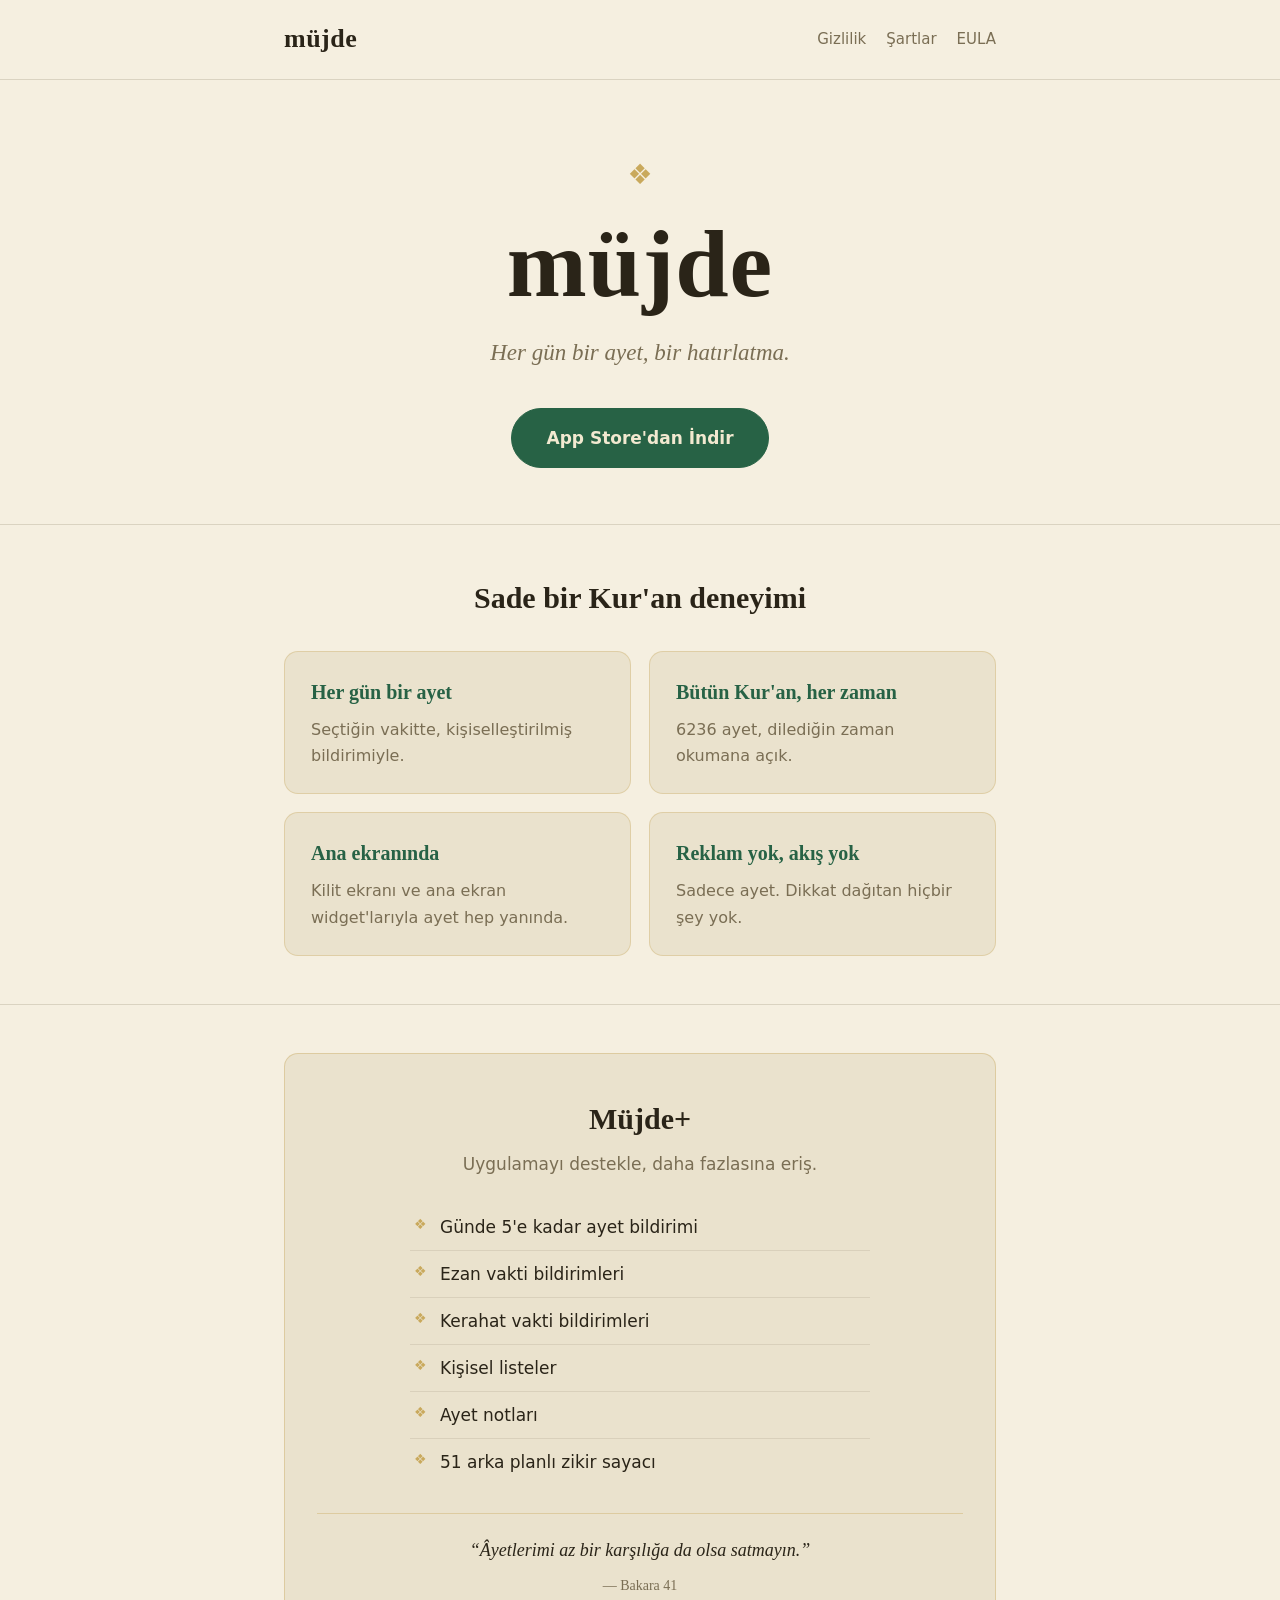
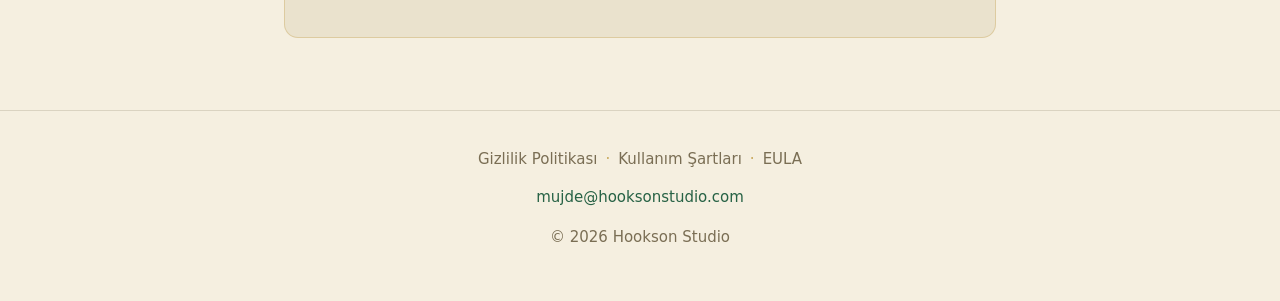
<file: index.html>
<!DOCTYPE html>
<html lang="tr">
<head>
  <meta charset="UTF-8">
  <meta name="viewport" content="width=device-width, initial-scale=1.0">
  <title>Müjde — Her gün bir ayet</title>
  <meta name="description" content="Müjde, her gün seçtiğin vakitte bir ayet hatırlatması gönderen sade bir Kur'an uygulamasıdır. Reklamsız, akışsız, huzurlu.">
  <link rel="stylesheet" href="style.css">
</head>
<body>
  <nav class="site-nav">
    <div class="wrap">
      <a href="index.html" class="wordmark">müjde</a>
      <div class="nav-links">
        <a href="gizlilik.html">Gizlilik</a>
        <a href="sartlar.html">Şartlar</a>
        <a href="eula.html">EULA</a>
      </div>
    </div>
  </nav>

  <header class="hero">
    <div class="wrap">
      <span class="ornament">&#10070;</span>
      <h1>müjde</h1>
      <p class="tagline">Her gün bir ayet, bir hatırlatma.</p>
      <a class="btn" href="https://apps.apple.com/tr/app/mujde/id6746078836">App Store'dan İndir</a>
    </div>
  </header>

  <section class="section-rule">
    <div class="wrap">
      <h2>Sade bir Kur'an deneyimi</h2>
      <div class="features">
        <div class="feature">
          <h3>Her gün bir ayet</h3>
          <p>Seçtiğin vakitte, kişiselleştirilmiş bildirimiyle.</p>
        </div>
        <div class="feature">
          <h3>Bütün Kur'an, her zaman</h3>
          <p>6236 ayet, dilediğin zaman okumana açık.</p>
        </div>
        <div class="feature">
          <h3>Ana ekranında</h3>
          <p>Kilit ekranı ve ana ekran widget'larıyla ayet hep yanında.</p>
        </div>
        <div class="feature">
          <h3>Reklam yok, akış yok</h3>
          <p>Sadece ayet. Dikkat dağıtan hiçbir şey yok.</p>
        </div>
      </div>
    </div>
  </section>

  <section class="section-rule">
    <div class="wrap">
      <div class="premium">
        <h2>Müjde+</h2>
        <p class="sub">Uygulamayı destekle, daha fazlasına eriş.</p>
        <ul>
          <li>Günde 5'e kadar ayet bildirimi</li>
          <li>Ezan vakti bildirimleri</li>
          <li>Kerahat vakti bildirimleri</li>
          <li>Kişisel listeler</li>
          <li>Ayet notları</li>
          <li>51 arka planlı zikir sayacı</li>
        </ul>
        <p class="verse-quote">
          &ldquo;Âyetlerimi az bir karşılığa da olsa satmayın.&rdquo;
          <span class="ref">— Bakara 41</span>
        </p>
      </div>
    </div>
  </section>

  <footer class="site-footer">
    <div class="wrap">
      <div class="footer-links">
        <a href="gizlilik.html">Gizlilik Politikası</a>
        <span class="dot">&middot;</span>
        <a href="sartlar.html">Kullanım Şartları</a>
        <span class="dot">&middot;</span>
        <a href="eula.html">EULA</a>
      </div>
      <p class="footer-contact"><a href="mailto:mujde@hooksonstudio.com">mujde@hooksonstudio.com</a></p>
      <p>&copy; 2026 Hookson Studio</p>
    </div>
  </footer>
</body>
</html>
</file>
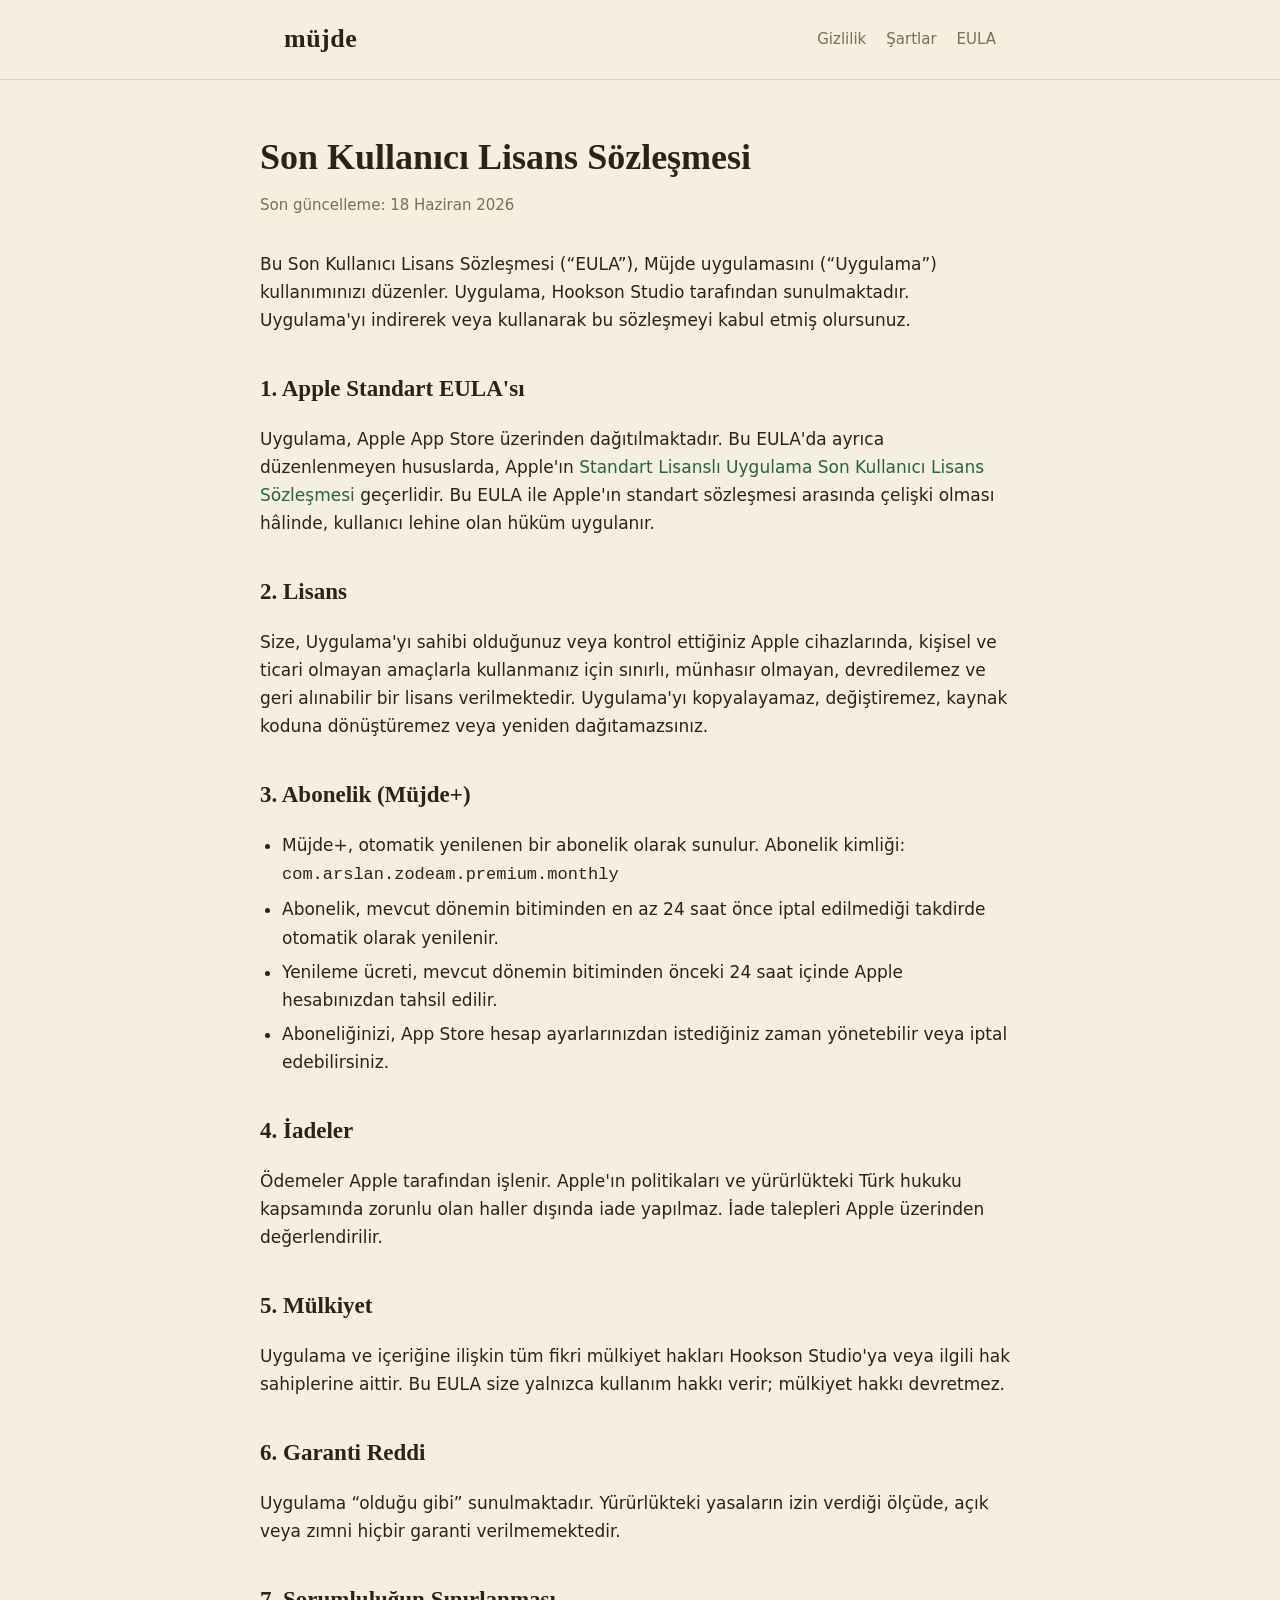
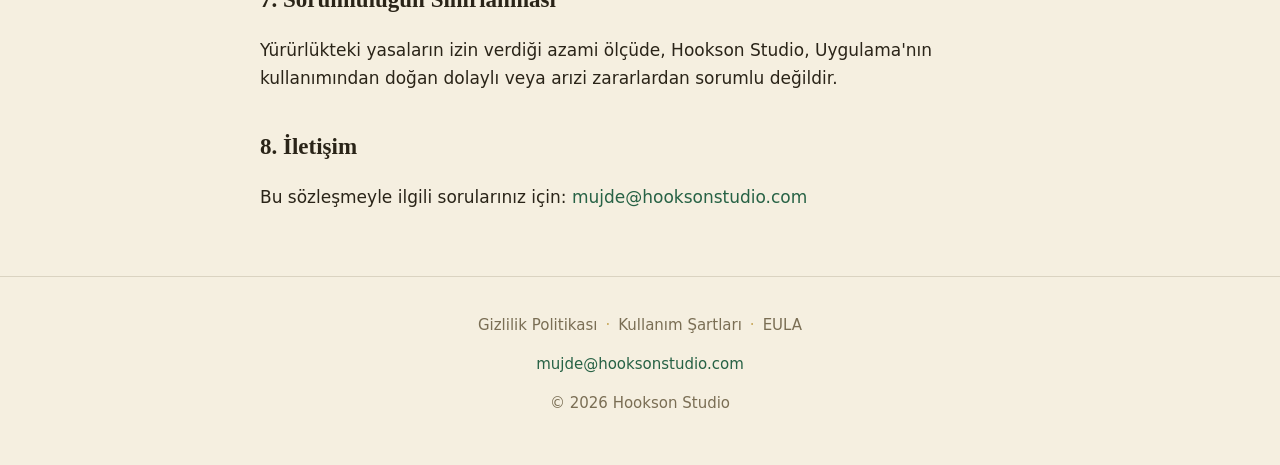
<file: eula.html>
<!DOCTYPE html>
<html lang="tr">
<head>
  <meta charset="UTF-8">
  <meta name="viewport" content="width=device-width, initial-scale=1.0">
  <title>Son Kullanıcı Lisans Sözleşmesi (EULA) — Müjde</title>
  <meta name="description" content="Müjde uygulaması Son Kullanıcı Lisans Sözleşmesi (EULA): lisans koşulları, abonelik şartları ve yenileme bilgileri.">
  <link rel="stylesheet" href="style.css">
</head>
<body>
  <nav class="site-nav">
    <div class="wrap">
      <a href="index.html" class="wordmark">müjde</a>
      <div class="nav-links">
        <a href="gizlilik.html">Gizlilik</a>
        <a href="sartlar.html">Şartlar</a>
        <a href="eula.html">EULA</a>
      </div>
    </div>
  </nav>

  <main class="wrap legal">
    <h1>Son Kullanıcı Lisans Sözleşmesi</h1>
    <p class="updated">Son güncelleme: 18 Haziran 2026</p>

    <p>Bu Son Kullanıcı Lisans Sözleşmesi (&ldquo;EULA&rdquo;), Müjde uygulamasını (&ldquo;Uygulama&rdquo;) kullanımınızı düzenler. Uygulama, Hookson Studio tarafından sunulmaktadır. Uygulama'yı indirerek veya kullanarak bu sözleşmeyi kabul etmiş olursunuz.</p>

    <h2>1. Apple Standart EULA'sı</h2>
    <p>Uygulama, Apple App Store üzerinden dağıtılmaktadır. Bu EULA'da ayrıca düzenlenmeyen hususlarda, Apple'ın <a href="https://www.apple.com/legal/internet-services/itunes/dev/stdeula/">Standart Lisanslı Uygulama Son Kullanıcı Lisans Sözleşmesi</a> geçerlidir. Bu EULA ile Apple'ın standart sözleşmesi arasında çelişki olması hâlinde, kullanıcı lehine olan hüküm uygulanır.</p>

    <h2>2. Lisans</h2>
    <p>Size, Uygulama'yı sahibi olduğunuz veya kontrol ettiğiniz Apple cihazlarında, kişisel ve ticari olmayan amaçlarla kullanmanız için sınırlı, münhasır olmayan, devredilemez ve geri alınabilir bir lisans verilmektedir. Uygulama'yı kopyalayamaz, değiştiremez, kaynak koduna dönüştüremez veya yeniden dağıtamazsınız.</p>

    <h2>3. Abonelik (Müjde+)</h2>
    <ul>
      <li>Müjde+, otomatik yenilenen bir abonelik olarak sunulur. Abonelik kimliği: <code>com.arslan.zodeam.premium.monthly</code></li>
      <li>Abonelik, mevcut dönemin bitiminden en az 24 saat önce iptal edilmediği takdirde otomatik olarak yenilenir.</li>
      <li>Yenileme ücreti, mevcut dönemin bitiminden önceki 24 saat içinde Apple hesabınızdan tahsil edilir.</li>
      <li>Aboneliğinizi, App Store hesap ayarlarınızdan istediğiniz zaman yönetebilir veya iptal edebilirsiniz.</li>
    </ul>

    <h2>4. İadeler</h2>
    <p>Ödemeler Apple tarafından işlenir. Apple'ın politikaları ve yürürlükteki Türk hukuku kapsamında zorunlu olan haller dışında iade yapılmaz. İade talepleri Apple üzerinden değerlendirilir.</p>

    <h2>5. Mülkiyet</h2>
    <p>Uygulama ve içeriğine ilişkin tüm fikri mülkiyet hakları Hookson Studio'ya veya ilgili hak sahiplerine aittir. Bu EULA size yalnızca kullanım hakkı verir; mülkiyet hakkı devretmez.</p>

    <h2>6. Garanti Reddi</h2>
    <p>Uygulama &ldquo;olduğu gibi&rdquo; sunulmaktadır. Yürürlükteki yasaların izin verdiği ölçüde, açık veya zımni hiçbir garanti verilmemektedir.</p>

    <h2>7. Sorumluluğun Sınırlanması</h2>
    <p>Yürürlükteki yasaların izin verdiği azami ölçüde, Hookson Studio, Uygulama'nın kullanımından doğan dolaylı veya arızi zararlardan sorumlu değildir.</p>

    <h2>8. İletişim</h2>
    <p>Bu sözleşmeyle ilgili sorularınız için: <a href="mailto:mujde@hooksonstudio.com">mujde@hooksonstudio.com</a></p>
  </main>

  <footer class="site-footer">
    <div class="wrap">
      <div class="footer-links">
        <a href="gizlilik.html">Gizlilik Politikası</a>
        <span class="dot">&middot;</span>
        <a href="sartlar.html">Kullanım Şartları</a>
        <span class="dot">&middot;</span>
        <a href="eula.html">EULA</a>
      </div>
      <p class="footer-contact"><a href="mailto:mujde@hooksonstudio.com">mujde@hooksonstudio.com</a></p>
      <p>&copy; 2026 Hookson Studio</p>
    </div>
  </footer>
</body>
</html>
</file>
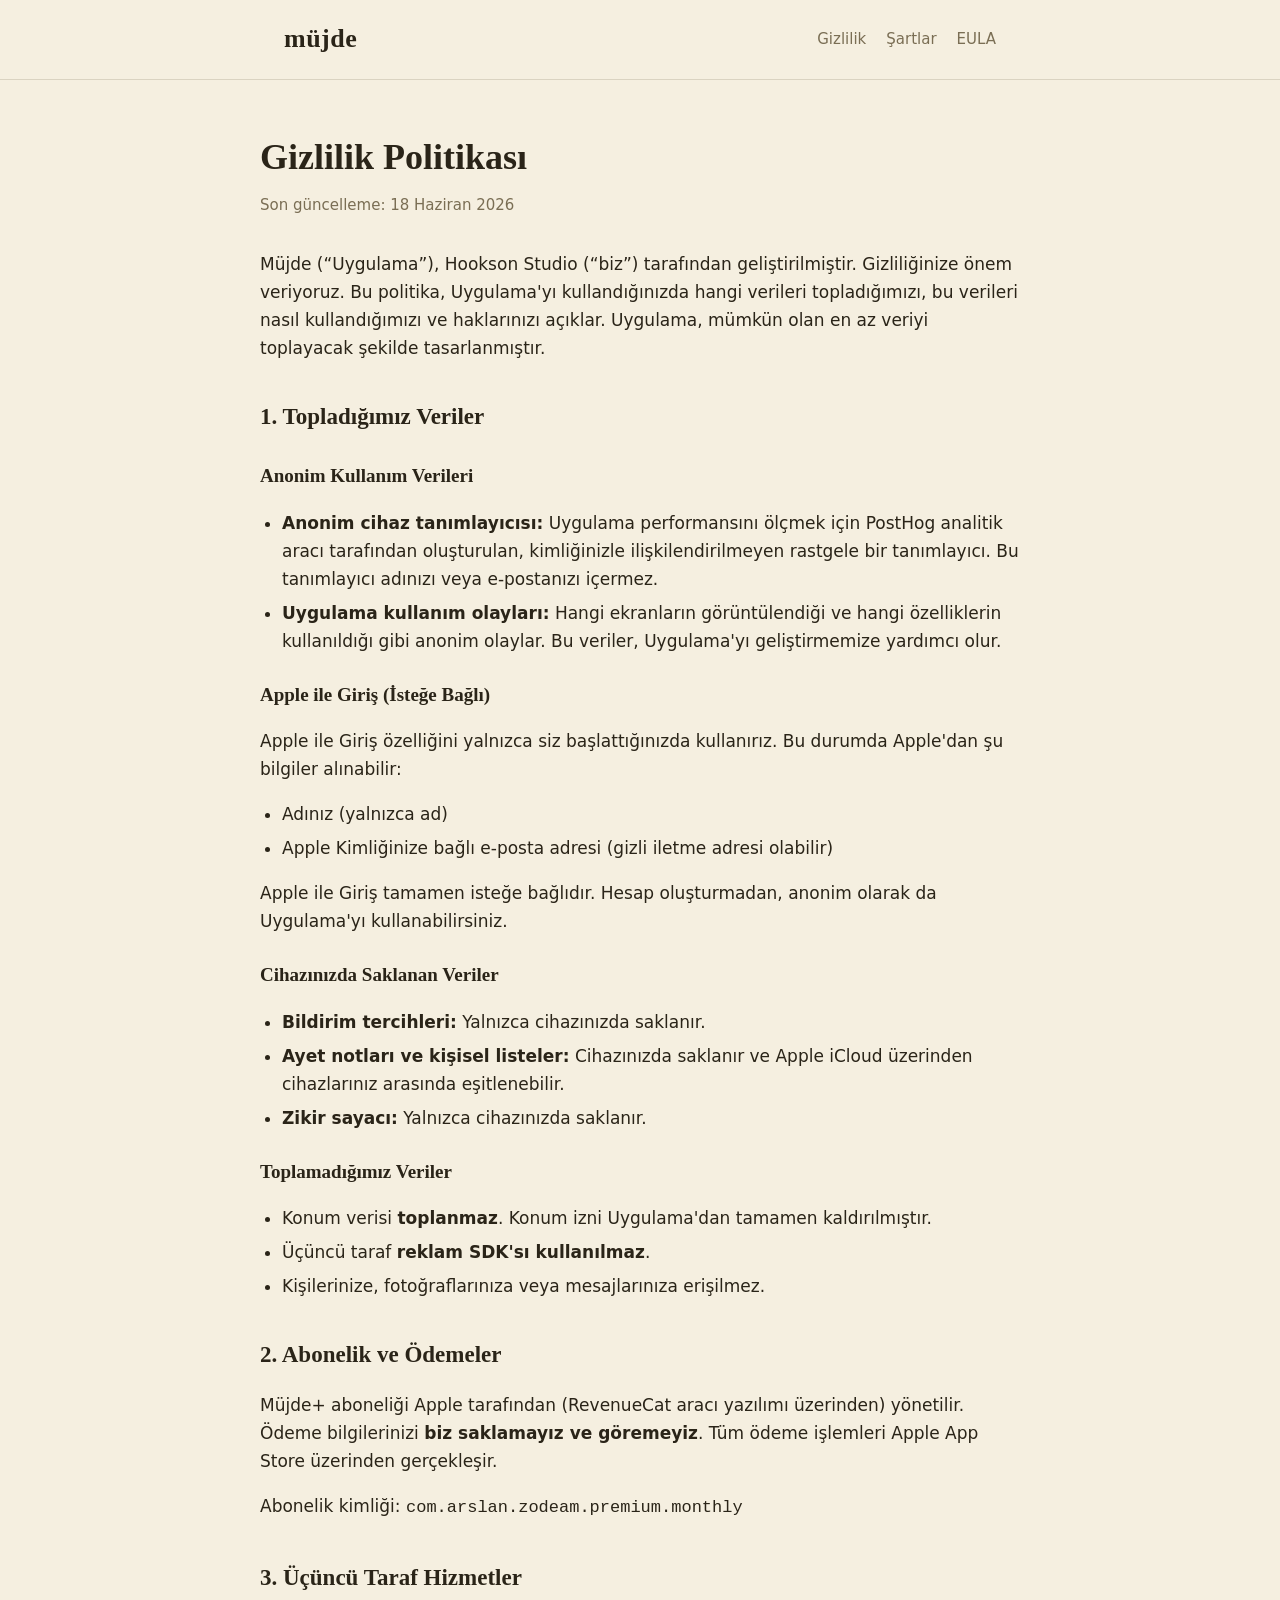
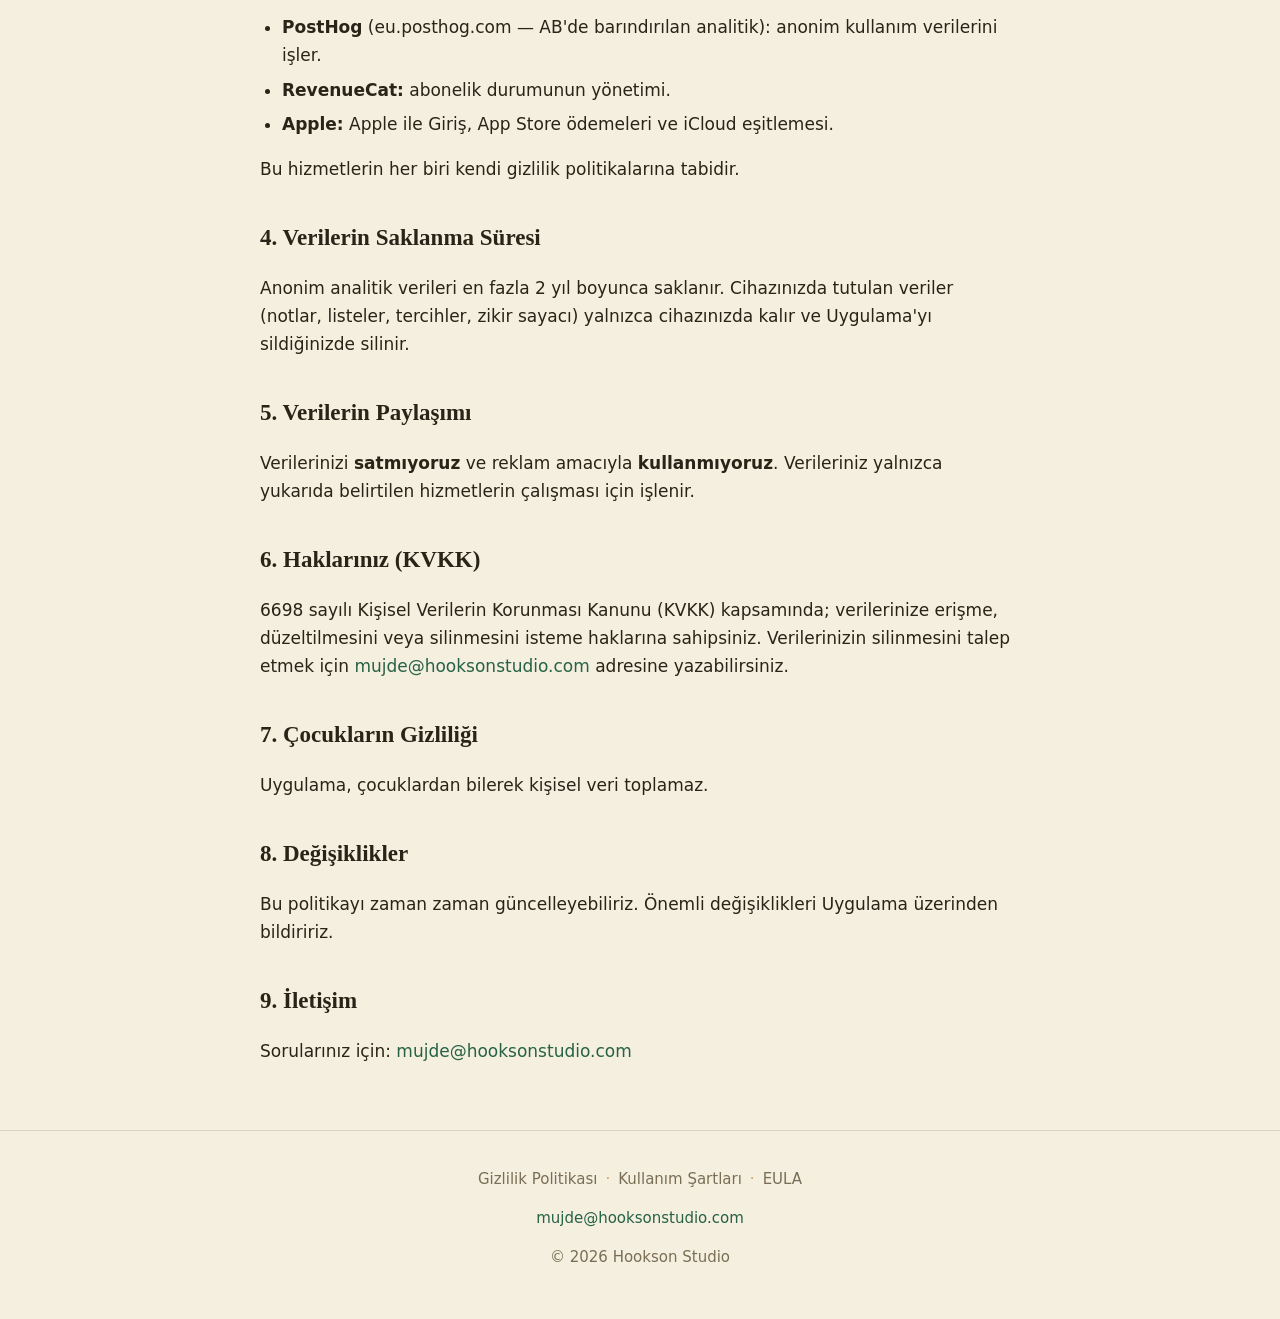
<file: gizlilik.html>
<!DOCTYPE html>
<html lang="tr">
<head>
  <meta charset="UTF-8">
  <meta name="viewport" content="width=device-width, initial-scale=1.0">
  <title>Gizlilik Politikası — Müjde</title>
  <meta name="description" content="Müjde uygulamasının gizlilik politikası: hangi verileri topladığımız, nasıl kullandığımız ve KVKK kapsamındaki haklarınız.">
  <link rel="stylesheet" href="style.css">
</head>
<body>
  <nav class="site-nav">
    <div class="wrap">
      <a href="index.html" class="wordmark">müjde</a>
      <div class="nav-links">
        <a href="gizlilik.html">Gizlilik</a>
        <a href="sartlar.html">Şartlar</a>
        <a href="eula.html">EULA</a>
      </div>
    </div>
  </nav>

  <main class="wrap legal">
    <h1>Gizlilik Politikası</h1>
    <p class="updated">Son güncelleme: 18 Haziran 2026</p>

    <p>Müjde (&ldquo;Uygulama&rdquo;), Hookson Studio (&ldquo;biz&rdquo;) tarafından geliştirilmiştir. Gizliliğinize önem veriyoruz. Bu politika, Uygulama'yı kullandığınızda hangi verileri topladığımızı, bu verileri nasıl kullandığımızı ve haklarınızı açıklar. Uygulama, mümkün olan en az veriyi toplayacak şekilde tasarlanmıştır.</p>

    <h2>1. Topladığımız Veriler</h2>

    <h3>Anonim Kullanım Verileri</h3>
    <ul>
      <li><strong>Anonim cihaz tanımlayıcısı:</strong> Uygulama performansını ölçmek için PostHog analitik aracı tarafından oluşturulan, kimliğinizle ilişkilendirilmeyen rastgele bir tanımlayıcı. Bu tanımlayıcı adınızı veya e-postanızı içermez.</li>
      <li><strong>Uygulama kullanım olayları:</strong> Hangi ekranların görüntülendiği ve hangi özelliklerin kullanıldığı gibi anonim olaylar. Bu veriler, Uygulama'yı geliştirmemize yardımcı olur.</li>
    </ul>

    <h3>Apple ile Giriş (İsteğe Bağlı)</h3>
    <p>Apple ile Giriş özelliğini yalnızca siz başlattığınızda kullanırız. Bu durumda Apple'dan şu bilgiler alınabilir:</p>
    <ul>
      <li>Adınız (yalnızca ad)</li>
      <li>Apple Kimliğinize bağlı e-posta adresi (gizli iletme adresi olabilir)</li>
    </ul>
    <p>Apple ile Giriş tamamen isteğe bağlıdır. Hesap oluşturmadan, anonim olarak da Uygulama'yı kullanabilirsiniz.</p>

    <h3>Cihazınızda Saklanan Veriler</h3>
    <ul>
      <li><strong>Bildirim tercihleri:</strong> Yalnızca cihazınızda saklanır.</li>
      <li><strong>Ayet notları ve kişisel listeler:</strong> Cihazınızda saklanır ve Apple iCloud üzerinden cihazlarınız arasında eşitlenebilir.</li>
      <li><strong>Zikir sayacı:</strong> Yalnızca cihazınızda saklanır.</li>
    </ul>

    <h3>Toplamadığımız Veriler</h3>
    <ul>
      <li>Konum verisi <strong>toplanmaz</strong>. Konum izni Uygulama'dan tamamen kaldırılmıştır.</li>
      <li>Üçüncü taraf <strong>reklam SDK'sı kullanılmaz</strong>.</li>
      <li>Kişilerinize, fotoğraflarınıza veya mesajlarınıza erişilmez.</li>
    </ul>

    <h2>2. Abonelik ve Ödemeler</h2>
    <p>Müjde+ aboneliği Apple tarafından (RevenueCat aracı yazılımı üzerinden) yönetilir. Ödeme bilgilerinizi <strong>biz saklamayız ve göremeyiz</strong>. Tüm ödeme işlemleri Apple App Store üzerinden gerçekleşir.</p>
    <p>Abonelik kimliği: <code>com.arslan.zodeam.premium.monthly</code></p>

    <h2>3. Üçüncü Taraf Hizmetler</h2>
    <ul>
      <li><strong>PostHog</strong> (eu.posthog.com — AB'de barındırılan analitik): anonim kullanım verilerini işler.</li>
      <li><strong>RevenueCat:</strong> abonelik durumunun yönetimi.</li>
      <li><strong>Apple:</strong> Apple ile Giriş, App Store ödemeleri ve iCloud eşitlemesi.</li>
    </ul>
    <p>Bu hizmetlerin her biri kendi gizlilik politikalarına tabidir.</p>

    <h2>4. Verilerin Saklanma Süresi</h2>
    <p>Anonim analitik verileri en fazla 2 yıl boyunca saklanır. Cihazınızda tutulan veriler (notlar, listeler, tercihler, zikir sayacı) yalnızca cihazınızda kalır ve Uygulama'yı sildiğinizde silinir.</p>

    <h2>5. Verilerin Paylaşımı</h2>
    <p>Verilerinizi <strong>satmıyoruz</strong> ve reklam amacıyla <strong>kullanmıyoruz</strong>. Verileriniz yalnızca yukarıda belirtilen hizmetlerin çalışması için işlenir.</p>

    <h2>6. Haklarınız (KVKK)</h2>
    <p>6698 sayılı Kişisel Verilerin Korunması Kanunu (KVKK) kapsamında; verilerinize erişme, düzeltilmesini veya silinmesini isteme haklarına sahipsiniz. Verilerinizin silinmesini talep etmek için <a href="mailto:mujde@hooksonstudio.com">mujde@hooksonstudio.com</a> adresine yazabilirsiniz.</p>

    <h2>7. Çocukların Gizliliği</h2>
    <p>Uygulama, çocuklardan bilerek kişisel veri toplamaz.</p>

    <h2>8. Değişiklikler</h2>
    <p>Bu politikayı zaman zaman güncelleyebiliriz. Önemli değişiklikleri Uygulama üzerinden bildiririz.</p>

    <h2>9. İletişim</h2>
    <p>Sorularınız için: <a href="mailto:mujde@hooksonstudio.com">mujde@hooksonstudio.com</a></p>
  </main>

  <footer class="site-footer">
    <div class="wrap">
      <div class="footer-links">
        <a href="gizlilik.html">Gizlilik Politikası</a>
        <span class="dot">&middot;</span>
        <a href="sartlar.html">Kullanım Şartları</a>
        <span class="dot">&middot;</span>
        <a href="eula.html">EULA</a>
      </div>
      <p class="footer-contact"><a href="mailto:mujde@hooksonstudio.com">mujde@hooksonstudio.com</a></p>
      <p>&copy; 2026 Hookson Studio</p>
    </div>
  </footer>
</body>
</html>
</file>
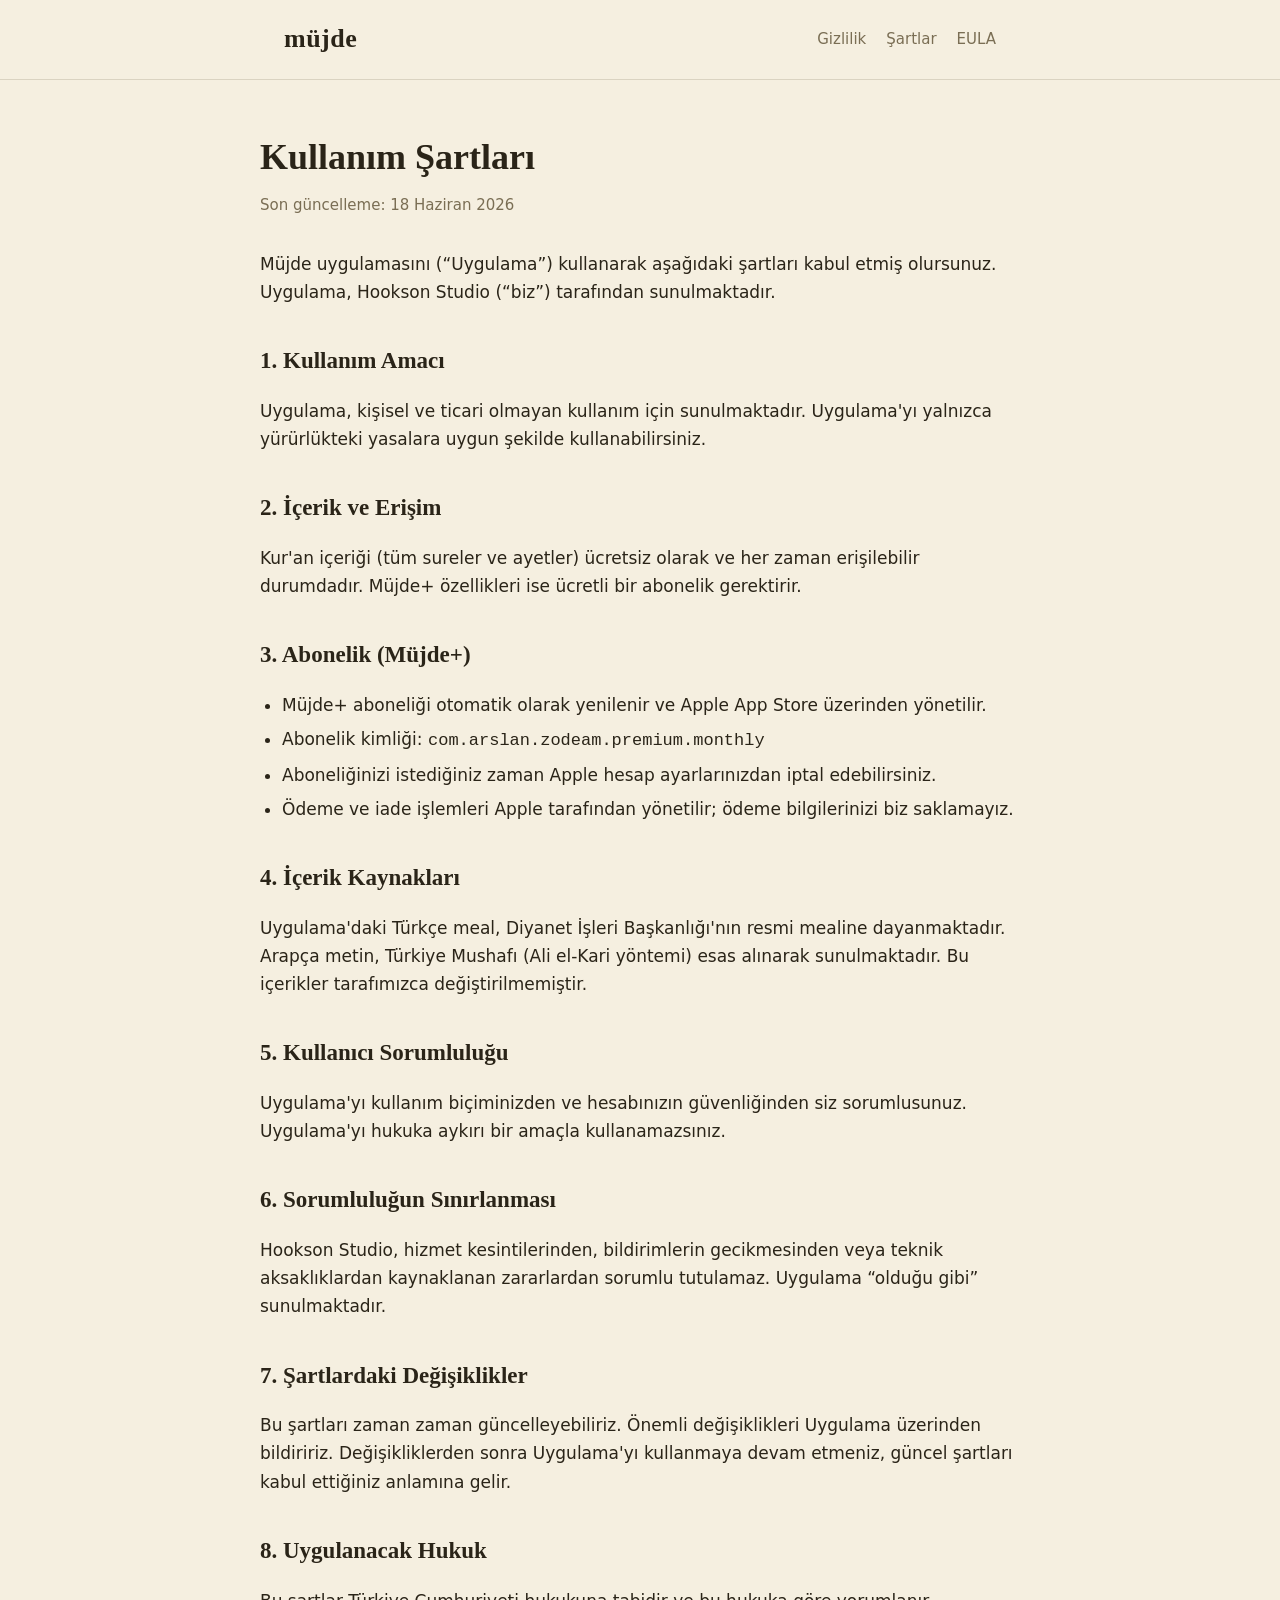
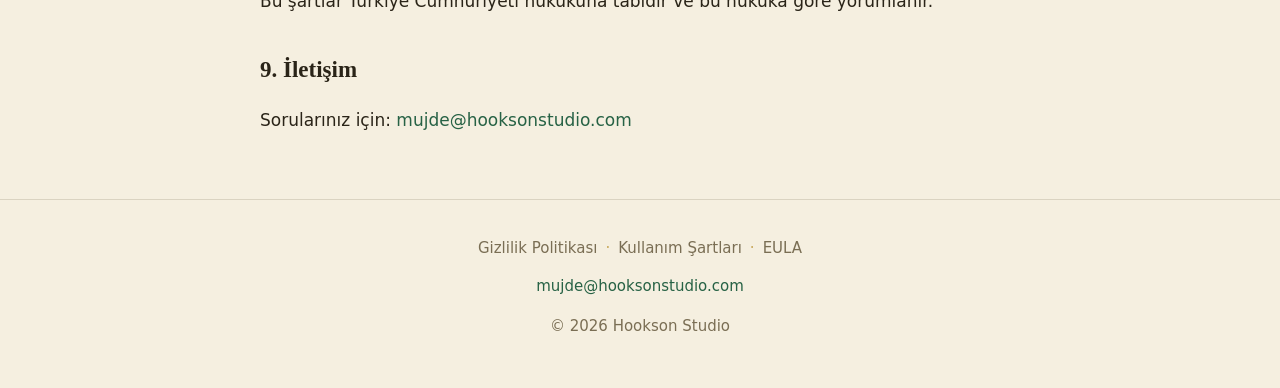
<file: sartlar.html>
<!DOCTYPE html>
<html lang="tr">
<head>
  <meta charset="UTF-8">
  <meta name="viewport" content="width=device-width, initial-scale=1.0">
  <title>Kullanım Şartları — Müjde</title>
  <meta name="description" content="Müjde uygulamasının kullanım şartları: kullanım koşulları, abonelik, içerik kaynakları ve sorumluluk sınırları.">
  <link rel="stylesheet" href="style.css">
</head>
<body>
  <nav class="site-nav">
    <div class="wrap">
      <a href="index.html" class="wordmark">müjde</a>
      <div class="nav-links">
        <a href="gizlilik.html">Gizlilik</a>
        <a href="sartlar.html">Şartlar</a>
        <a href="eula.html">EULA</a>
      </div>
    </div>
  </nav>

  <main class="wrap legal">
    <h1>Kullanım Şartları</h1>
    <p class="updated">Son güncelleme: 18 Haziran 2026</p>

    <p>Müjde uygulamasını (&ldquo;Uygulama&rdquo;) kullanarak aşağıdaki şartları kabul etmiş olursunuz. Uygulama, Hookson Studio (&ldquo;biz&rdquo;) tarafından sunulmaktadır.</p>

    <h2>1. Kullanım Amacı</h2>
    <p>Uygulama, kişisel ve ticari olmayan kullanım için sunulmaktadır. Uygulama'yı yalnızca yürürlükteki yasalara uygun şekilde kullanabilirsiniz.</p>

    <h2>2. İçerik ve Erişim</h2>
    <p>Kur'an içeriği (tüm sureler ve ayetler) ücretsiz olarak ve her zaman erişilebilir durumdadır. Müjde+ özellikleri ise ücretli bir abonelik gerektirir.</p>

    <h2>3. Abonelik (Müjde+)</h2>
    <ul>
      <li>Müjde+ aboneliği otomatik olarak yenilenir ve Apple App Store üzerinden yönetilir.</li>
      <li>Abonelik kimliği: <code>com.arslan.zodeam.premium.monthly</code></li>
      <li>Aboneliğinizi istediğiniz zaman Apple hesap ayarlarınızdan iptal edebilirsiniz.</li>
      <li>Ödeme ve iade işlemleri Apple tarafından yönetilir; ödeme bilgilerinizi biz saklamayız.</li>
    </ul>

    <h2>4. İçerik Kaynakları</h2>
    <p>Uygulama'daki Türkçe meal, Diyanet İşleri Başkanlığı'nın resmi mealine dayanmaktadır. Arapça metin, Türkiye Mushafı (Ali el-Kari yöntemi) esas alınarak sunulmaktadır. Bu içerikler tarafımızca değiştirilmemiştir.</p>

    <h2>5. Kullanıcı Sorumluluğu</h2>
    <p>Uygulama'yı kullanım biçiminizden ve hesabınızın güvenliğinden siz sorumlusunuz. Uygulama'yı hukuka aykırı bir amaçla kullanamazsınız.</p>

    <h2>6. Sorumluluğun Sınırlanması</h2>
    <p>Hookson Studio, hizmet kesintilerinden, bildirimlerin gecikmesinden veya teknik aksaklıklardan kaynaklanan zararlardan sorumlu tutulamaz. Uygulama &ldquo;olduğu gibi&rdquo; sunulmaktadır.</p>

    <h2>7. Şartlardaki Değişiklikler</h2>
    <p>Bu şartları zaman zaman güncelleyebiliriz. Önemli değişiklikleri Uygulama üzerinden bildiririz. Değişikliklerden sonra Uygulama'yı kullanmaya devam etmeniz, güncel şartları kabul ettiğiniz anlamına gelir.</p>

    <h2>8. Uygulanacak Hukuk</h2>
    <p>Bu şartlar Türkiye Cumhuriyeti hukukuna tabidir ve bu hukuka göre yorumlanır.</p>

    <h2>9. İletişim</h2>
    <p>Sorularınız için: <a href="mailto:mujde@hooksonstudio.com">mujde@hooksonstudio.com</a></p>
  </main>

  <footer class="site-footer">
    <div class="wrap">
      <div class="footer-links">
        <a href="gizlilik.html">Gizlilik Politikası</a>
        <span class="dot">&middot;</span>
        <a href="sartlar.html">Kullanım Şartları</a>
        <span class="dot">&middot;</span>
        <a href="eula.html">EULA</a>
      </div>
      <p class="footer-contact"><a href="mailto:mujde@hooksonstudio.com">mujde@hooksonstudio.com</a></p>
      <p>&copy; 2026 Hookson Studio</p>
    </div>
  </footer>
</body>
</html>
</file>
<file: style.css>
:root {
  --bg: #F5EFE0;
  --card: #EAE2CD;
  --text: #2A2418;
  --text-secondary: #7A6E54;
  --green: #276245;
  --gold: #C9A95C;
  --cream: #F2E9D0;
  --serif: Georgia, "Times New Roman", serif;
  --sans: system-ui, -apple-system, "Segoe UI", Roboto, sans-serif;
  --maxw: 760px;
  --radius: 14px;
}

* {
  box-sizing: border-box;
}

html {
  scroll-behavior: smooth;
}

body {
  margin: 0;
  background-color: var(--bg);
  color: var(--text);
  font-family: var(--sans);
  font-size: 17px;
  line-height: 1.65;
  -webkit-font-smoothing: antialiased;
  text-rendering: optimizeLegibility;
}

a {
  color: var(--green);
  text-decoration: none;
}

a:hover {
  text-decoration: underline;
}

/* ---- Layout ---- */
.wrap {
  max-width: var(--maxw);
  margin: 0 auto;
  padding: 0 24px;
}

/* ---- Nav ---- */
.site-nav {
  border-bottom: 1px solid rgba(122, 110, 84, 0.22);
}

.site-nav .wrap {
  display: flex;
  align-items: center;
  justify-content: space-between;
  padding-top: 18px;
  padding-bottom: 18px;
}

.wordmark {
  font-family: var(--serif);
  font-size: 26px;
  font-weight: 700;
  letter-spacing: 0.5px;
  color: var(--text);
}

.wordmark:hover {
  text-decoration: none;
}

.nav-links {
  display: flex;
  gap: 20px;
  font-size: 15px;
}

.nav-links a {
  color: var(--text-secondary);
}

/* ---- Hero ---- */
.hero {
  text-align: center;
  padding: 72px 0 56px;
}

.ornament {
  color: var(--gold);
  font-size: 28px;
  display: block;
  margin-bottom: 18px;
}

.hero h1 {
  font-family: var(--serif);
  font-size: clamp(56px, 14vw, 96px);
  font-weight: 700;
  margin: 0;
  letter-spacing: 1px;
  line-height: 1;
}

.hero .tagline {
  font-family: var(--serif);
  font-size: clamp(19px, 4vw, 23px);
  color: var(--text-secondary);
  margin: 22px auto 36px;
  max-width: 460px;
  font-style: italic;
}

.btn {
  display: inline-block;
  background-color: var(--green);
  color: var(--cream);
  font-family: var(--sans);
  font-size: 17px;
  font-weight: 600;
  padding: 15px 34px;
  border-radius: 999px;
  border: 1px solid var(--green);
  transition: opacity 0.15s ease;
}

.btn:hover {
  text-decoration: none;
  opacity: 0.9;
}

/* ---- Sections ---- */
section {
  padding: 48px 0;
}

.section-rule {
  border-top: 1px solid rgba(122, 110, 84, 0.22);
}

h2 {
  font-family: var(--serif);
  font-size: 30px;
  font-weight: 700;
  margin: 0 0 28px;
  text-align: center;
}

/* ---- Features ---- */
.features {
  display: flex;
  flex-wrap: wrap;
  gap: 18px;
  justify-content: center;
}

.feature {
  background-color: var(--card);
  border: 1px solid rgba(201, 169, 92, 0.35);
  border-radius: var(--radius);
  padding: 24px 26px;
  flex: 1 1 320px;
  max-width: 360px;
}

.feature h3 {
  font-family: var(--serif);
  font-size: 20px;
  margin: 0 0 8px;
  color: var(--green);
}

.feature p {
  margin: 0;
  color: var(--text-secondary);
  font-size: 16px;
}

/* ---- Müjde+ ---- */
.premium {
  background-color: var(--card);
  border: 1px solid rgba(201, 169, 92, 0.4);
  border-radius: var(--radius);
  padding: 40px 32px;
  text-align: center;
}

.premium h2 {
  margin-bottom: 6px;
}

.premium .sub {
  color: var(--text-secondary);
  margin: 0 0 26px;
}

.premium ul {
  list-style: none;
  padding: 0;
  margin: 0 auto 28px;
  max-width: 460px;
  text-align: left;
}

.premium li {
  padding: 9px 0 9px 30px;
  position: relative;
  border-bottom: 1px solid rgba(122, 110, 84, 0.15);
}

.premium li:last-child {
  border-bottom: none;
}

.premium li::before {
  content: "\2756";
  color: var(--gold);
  position: absolute;
  left: 4px;
  top: 9px;
  font-size: 14px;
}

.verse-quote {
  font-family: var(--serif);
  font-style: italic;
  font-size: 18px;
  color: var(--text);
  border-top: 1px solid rgba(201, 169, 92, 0.4);
  padding-top: 22px;
  margin: 0;
}

.verse-quote .ref {
  display: block;
  font-style: normal;
  font-size: 14px;
  color: var(--text-secondary);
  margin-top: 8px;
}

/* ---- Footer ---- */
.site-footer {
  border-top: 1px solid rgba(122, 110, 84, 0.22);
  margin-top: 24px;
  padding: 36px 0;
  text-align: center;
  color: var(--text-secondary);
  font-size: 15px;
}

.footer-links {
  display: flex;
  gap: 8px;
  justify-content: center;
  flex-wrap: wrap;
  margin-bottom: 14px;
}

.footer-links a {
  color: var(--text-secondary);
}

.footer-links .dot {
  color: var(--gold);
}

.footer-contact {
  margin: 6px 0;
}

/* ---- Legal / content pages ---- */
.legal {
  padding: 48px 0 24px;
}

.legal h1 {
  font-family: var(--serif);
  font-size: 36px;
  margin: 0 0 6px;
}

.legal .updated {
  color: var(--text-secondary);
  font-size: 15px;
  margin: 0 0 32px;
}

.legal h2 {
  text-align: left;
  font-size: 23px;
  margin: 36px 0 12px;
}

.legal h3 {
  font-family: var(--serif);
  font-size: 19px;
  margin: 24px 0 8px;
}

.legal p,
.legal li {
  color: var(--text);
}

.legal ul {
  padding-left: 22px;
}

.legal li {
  margin-bottom: 6px;
}

.legal a {
  word-break: break-word;
}

/* ---- Responsive ---- */
@media (max-width: 520px) {
  body {
    font-size: 16px;
  }

  .nav-links {
    gap: 14px;
    font-size: 14px;
  }

  .feature {
    flex: 1 1 100%;
  }

  section {
    padding: 36px 0;
  }
}
</file>
